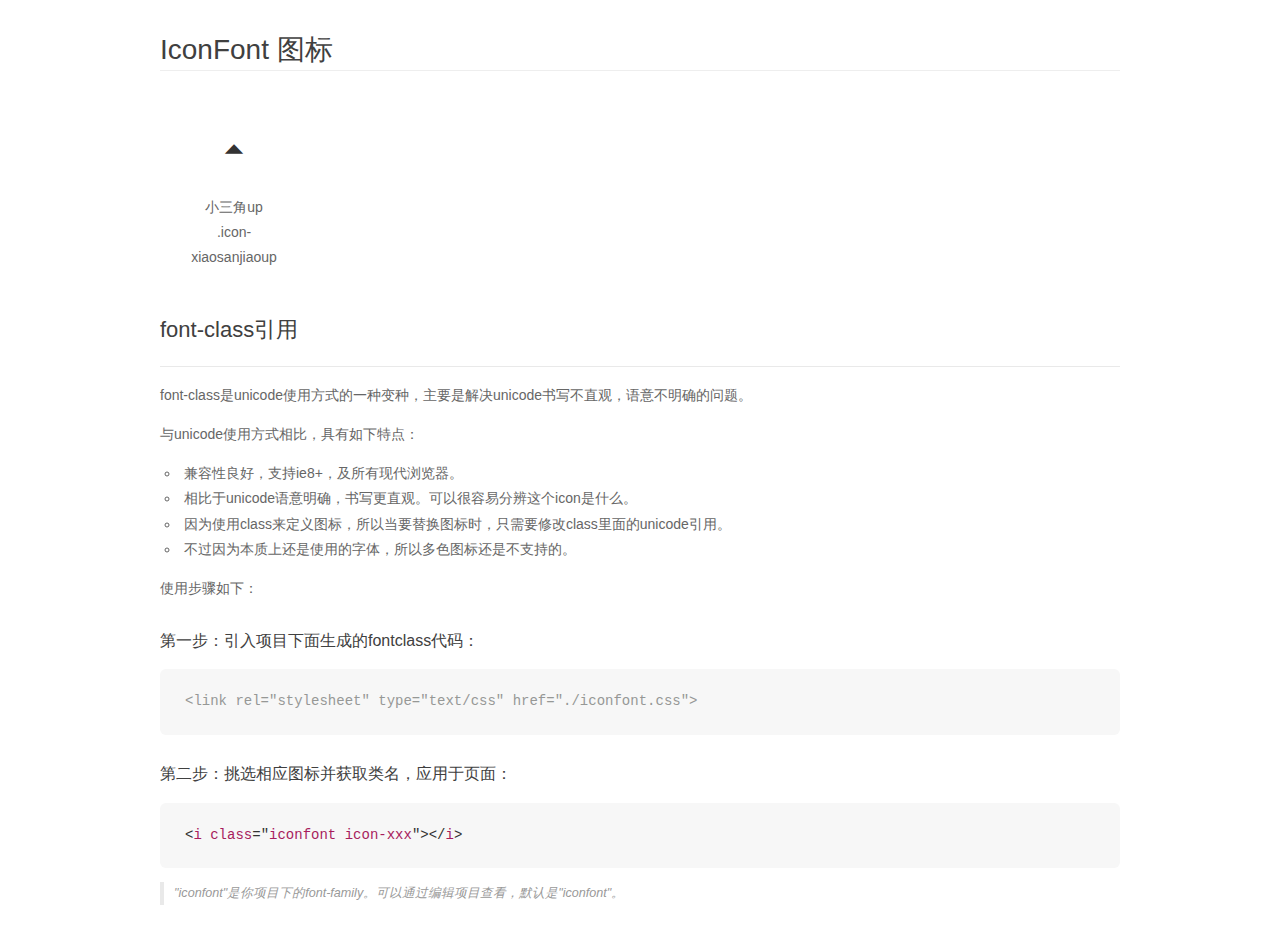
<file: font_r2tezutbmbtvs4i/demo_fontclass.html>
<!DOCTYPE html>
<html>
<head>
    <meta charset="utf-8"/>
    <title>IconFont</title>
    <link rel="stylesheet" href="demo.css">
    <link rel="stylesheet" href="iconfont.css">
</head>
<body>
    <div class="main markdown">
        <h1>IconFont 图标</h1>
        <ul class="icon_lists clear">
            
                <li>
                <i class="icon iconfont icon-xiaosanjiaoup"></i>
                    <div class="name">小三角up</div>
                    <div class="fontclass">.icon-xiaosanjiaoup</div>
                </li>
            
        </ul>

        <h2 id="font-class-">font-class引用</h2>
        <hr>

        <p>font-class是unicode使用方式的一种变种，主要是解决unicode书写不直观，语意不明确的问题。</p>
        <p>与unicode使用方式相比，具有如下特点：</p>
        <ul>
        <li>兼容性良好，支持ie8+，及所有现代浏览器。</li>
        <li>相比于unicode语意明确，书写更直观。可以很容易分辨这个icon是什么。</li>
        <li>因为使用class来定义图标，所以当要替换图标时，只需要修改class里面的unicode引用。</li>
        <li>不过因为本质上还是使用的字体，所以多色图标还是不支持的。</li>
        </ul>
        <p>使用步骤如下：</p>
        <h3 id="-fontclass-">第一步：引入项目下面生成的fontclass代码：</h3>


        <pre><code class="lang-js hljs javascript"><span class="hljs-comment">&lt;link rel="stylesheet" type="text/css" href="./iconfont.css"&gt;</span></code></pre>
        <h3 id="-">第二步：挑选相应图标并获取类名，应用于页面：</h3>
        <pre><code class="lang-css hljs">&lt;<span class="hljs-selector-tag">i</span> <span class="hljs-selector-tag">class</span>="<span class="hljs-selector-tag">iconfont</span> <span class="hljs-selector-tag">icon-xxx</span>"&gt;&lt;/<span class="hljs-selector-tag">i</span>&gt;</code></pre>
        <blockquote>
        <p>"iconfont"是你项目下的font-family。可以通过编辑项目查看，默认是"iconfont"。</p>
        </blockquote>
    </div>
</body>
</html>
</file>
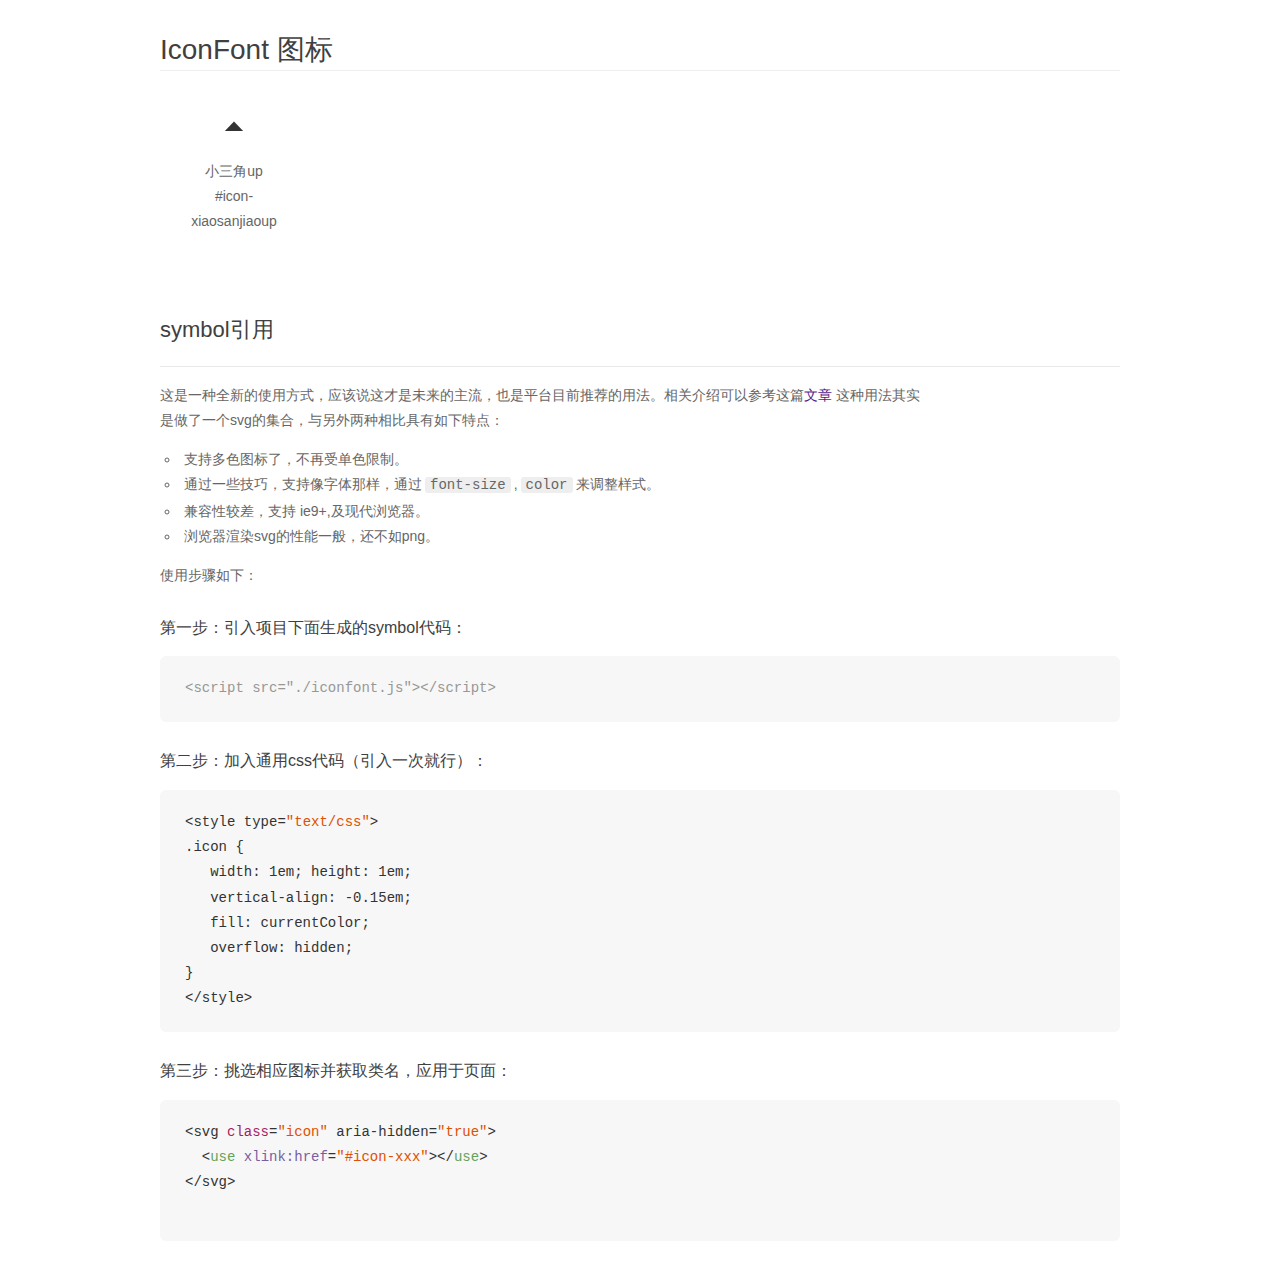
<file: font_r2tezutbmbtvs4i/demo_symbol.html>
<!DOCTYPE html>
<html>
<head>
    <meta charset="utf-8"/>
    <title>IconFont</title>
    <link rel="stylesheet" href="demo.css">
    <script src="iconfont.js"></script>

    <style type="text/css">
        .icon {
          /* 通过设置 font-size 来改变图标大小 */
          width: 1em; height: 1em;
          /* 图标和文字相邻时，垂直对齐 */
          vertical-align: -0.15em;
          /* 通过设置 color 来改变 SVG 的颜色/fill */
          fill: currentColor;
          /* path 和 stroke 溢出 viewBox 部分在 IE 下会显示
             normalize.css 中也包含这行 */
          overflow: hidden;
        }

    </style>
</head>
<body>
    <div class="main markdown">
        <h1>IconFont 图标</h1>
        <ul class="icon_lists clear">
            
                <li>
                    <svg class="icon" aria-hidden="true">
                        <use xlink:href="#icon-xiaosanjiaoup"></use>
                    </svg>
                    <div class="name">小三角up</div>
                    <div class="fontclass">#icon-xiaosanjiaoup</div>
                </li>
            
        </ul>


        <h2 id="symbol-">symbol引用</h2>
        <hr>

        <p>这是一种全新的使用方式，应该说这才是未来的主流，也是平台目前推荐的用法。相关介绍可以参考这篇<a href="">文章</a>
        这种用法其实是做了一个svg的集合，与另外两种相比具有如下特点：</p>
        <ul>
          <li>支持多色图标了，不再受单色限制。</li>
          <li>通过一些技巧，支持像字体那样，通过<code>font-size</code>,<code>color</code>来调整样式。</li>
          <li>兼容性较差，支持 ie9+,及现代浏览器。</li>
          <li>浏览器渲染svg的性能一般，还不如png。</li>
        </ul>
        <p>使用步骤如下：</p>
        <h3 id="-symbol-">第一步：引入项目下面生成的symbol代码：</h3>
        <pre><code class="lang-js hljs javascript"><span class="hljs-comment">&lt;script src="./iconfont.js"&gt;&lt;/script&gt;</span></code></pre>
        <h3 id="-css-">第二步：加入通用css代码（引入一次就行）：</h3>
        <pre><code class="lang-js hljs javascript">&lt;style type=<span class="hljs-string">"text/css"</span>&gt;
.icon {
   width: <span class="hljs-number">1</span>em; height: <span class="hljs-number">1</span>em;
   vertical-align: <span class="hljs-number">-0.15</span>em;
   fill: currentColor;
   overflow: hidden;
}
&lt;<span class="hljs-regexp">/style&gt;</span></code></pre>
        <h3 id="-">第三步：挑选相应图标并获取类名，应用于页面：</h3>
        <pre><code class="lang-js hljs javascript">&lt;svg <span class="hljs-class"><span class="hljs-keyword">class</span></span>=<span class="hljs-string">"icon"</span> aria-hidden=<span class="hljs-string">"true"</span>&gt;<span class="xml"><span class="hljs-tag">
  &lt;<span class="hljs-name">use</span> <span class="hljs-attr">xlink:href</span>=<span class="hljs-string">"#icon-xxx"</span>&gt;</span><span class="hljs-tag">&lt;/<span class="hljs-name">use</span>&gt;</span>
</span>&lt;<span class="hljs-regexp">/svg&gt;
        </span></code></pre>
    </div>
</body>
</html>
</file>
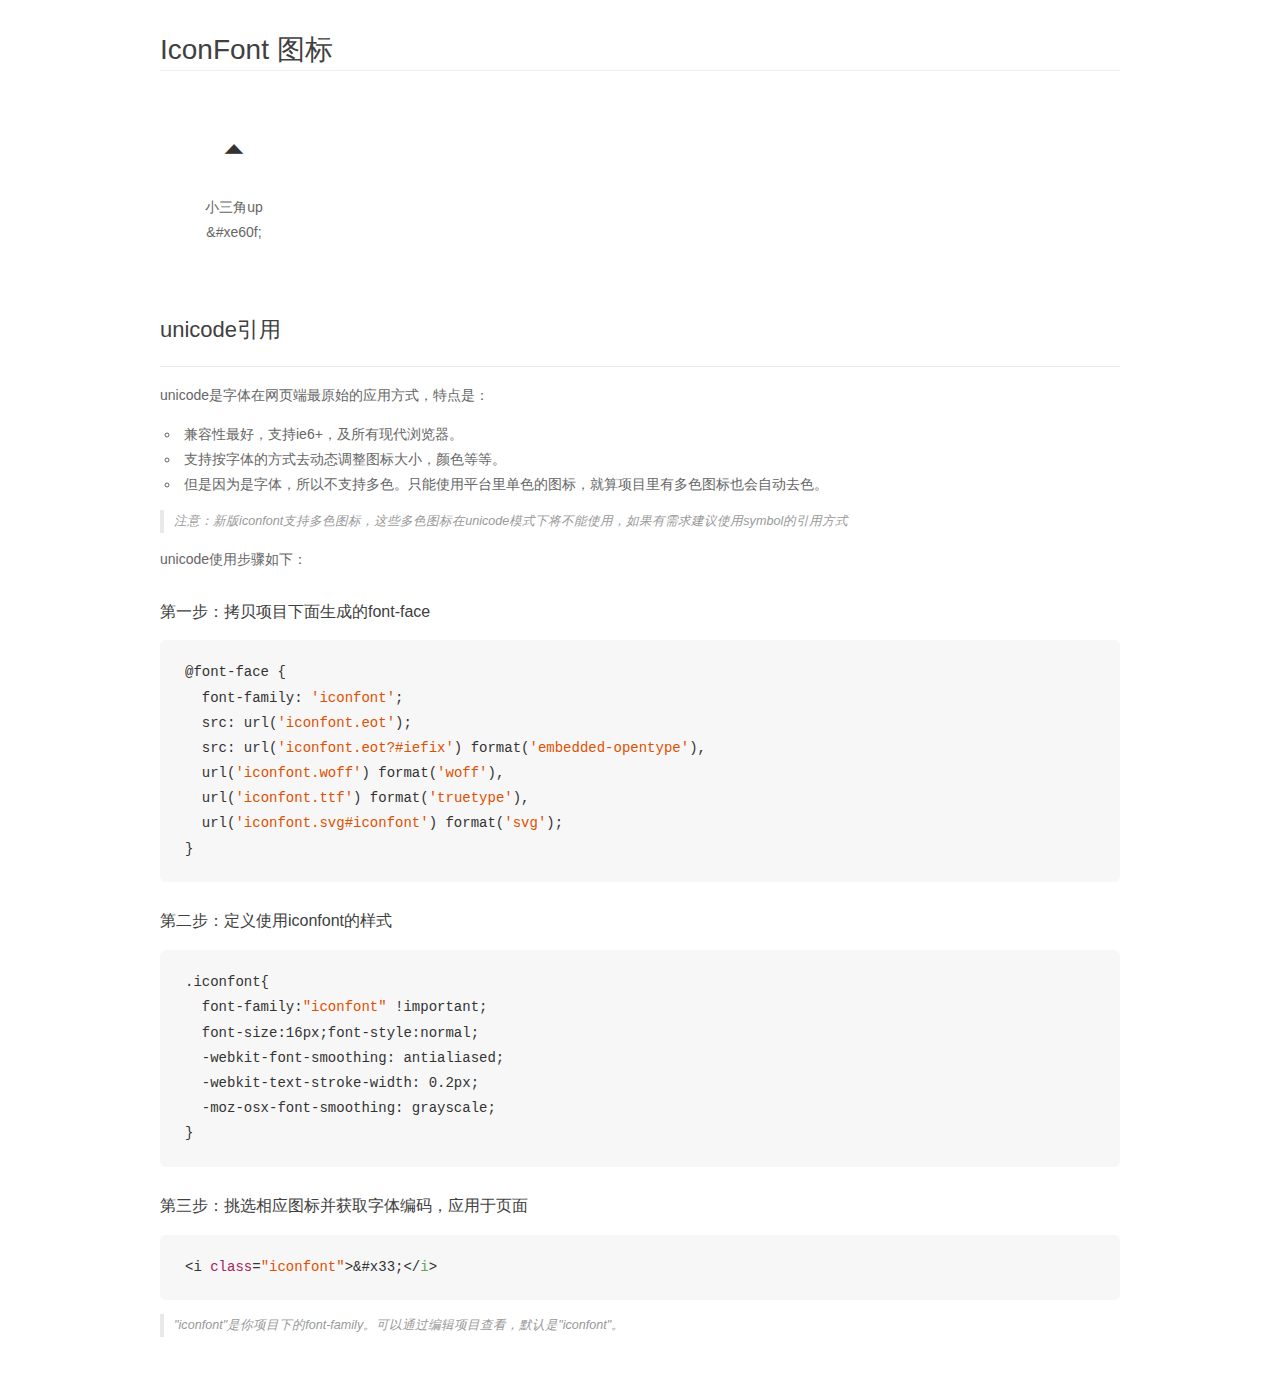
<file: font_r2tezutbmbtvs4i/demo_unicode.html>
<!DOCTYPE html>
<html>
<head>
    <meta charset="utf-8"/>
    <title>IconFont</title>
    <link rel="stylesheet" href="demo.css">

    <style type="text/css">

        @font-face {font-family: "iconfont";
          src: url('iconfont.eot'); /* IE9*/
          src: url('iconfont.eot#iefix') format('embedded-opentype'), /* IE6-IE8 */
          url('iconfont.woff') format('woff'), /* chrome, firefox */
          url('iconfont.ttf') format('truetype'), /* chrome, firefox, opera, Safari, Android, iOS 4.2+*/
          url('iconfont.svg#iconfont') format('svg'); /* iOS 4.1- */
        }

        .iconfont {
          font-family:"iconfont" !important;
          font-size:16px;
          font-style:normal;
          -webkit-font-smoothing: antialiased;
          -webkit-text-stroke-width: 0.2px;
          -moz-osx-font-smoothing: grayscale;
        }

    </style>
</head>
<body>
    <div class="main markdown">
        <h1>IconFont 图标</h1>
        <ul class="icon_lists clear">
            
                <li>
                <i class="icon iconfont">&#xe60f;</i>
                    <div class="name">小三角up</div>
                    <div class="code">&amp;#xe60f;</div>
                </li>
            
        </ul>
        <h2 id="unicode-">unicode引用</h2>
        <hr>

        <p>unicode是字体在网页端最原始的应用方式，特点是：</p>
        <ul>
        <li>兼容性最好，支持ie6+，及所有现代浏览器。</li>
        <li>支持按字体的方式去动态调整图标大小，颜色等等。</li>
        <li>但是因为是字体，所以不支持多色。只能使用平台里单色的图标，就算项目里有多色图标也会自动去色。</li>
        </ul>
        <blockquote>
        <p>注意：新版iconfont支持多色图标，这些多色图标在unicode模式下将不能使用，如果有需求建议使用symbol的引用方式</p>
        </blockquote>
        <p>unicode使用步骤如下：</p>
        <h3 id="-font-face">第一步：拷贝项目下面生成的font-face</h3>
        <pre><code class="lang-js hljs javascript">@font-face {
  font-family: <span class="hljs-string">'iconfont'</span>;
  src: url(<span class="hljs-string">'iconfont.eot'</span>);
  src: url(<span class="hljs-string">'iconfont.eot?#iefix'</span>) format(<span class="hljs-string">'embedded-opentype'</span>),
  url(<span class="hljs-string">'iconfont.woff'</span>) format(<span class="hljs-string">'woff'</span>),
  url(<span class="hljs-string">'iconfont.ttf'</span>) format(<span class="hljs-string">'truetype'</span>),
  url(<span class="hljs-string">'iconfont.svg#iconfont'</span>) format(<span class="hljs-string">'svg'</span>);
}
</code></pre>
        <h3 id="-iconfont-">第二步：定义使用iconfont的样式</h3>
        <pre><code class="lang-js hljs javascript">.iconfont{
  font-family:<span class="hljs-string">"iconfont"</span> !important;
  font-size:<span class="hljs-number">16</span>px;font-style:normal;
  -webkit-font-smoothing: antialiased;
  -webkit-text-stroke-width: <span class="hljs-number">0.2</span>px;
  -moz-osx-font-smoothing: grayscale;
}
</code></pre>
        <h3 id="-">第三步：挑选相应图标并获取字体编码，应用于页面</h3>
        <pre><code class="lang-js hljs javascript">&lt;i <span class="hljs-class"><span class="hljs-keyword">class</span></span>=<span class="hljs-string">"iconfont"</span>&gt;&amp;#x33;<span class="xml"><span class="hljs-tag">&lt;/<span class="hljs-name">i</span>&gt;</span></span></code></pre>

        <blockquote>
        <p>"iconfont"是你项目下的font-family。可以通过编辑项目查看，默认是"iconfont"。</p>
        </blockquote>
    </div>


</body>
</html>
</file>
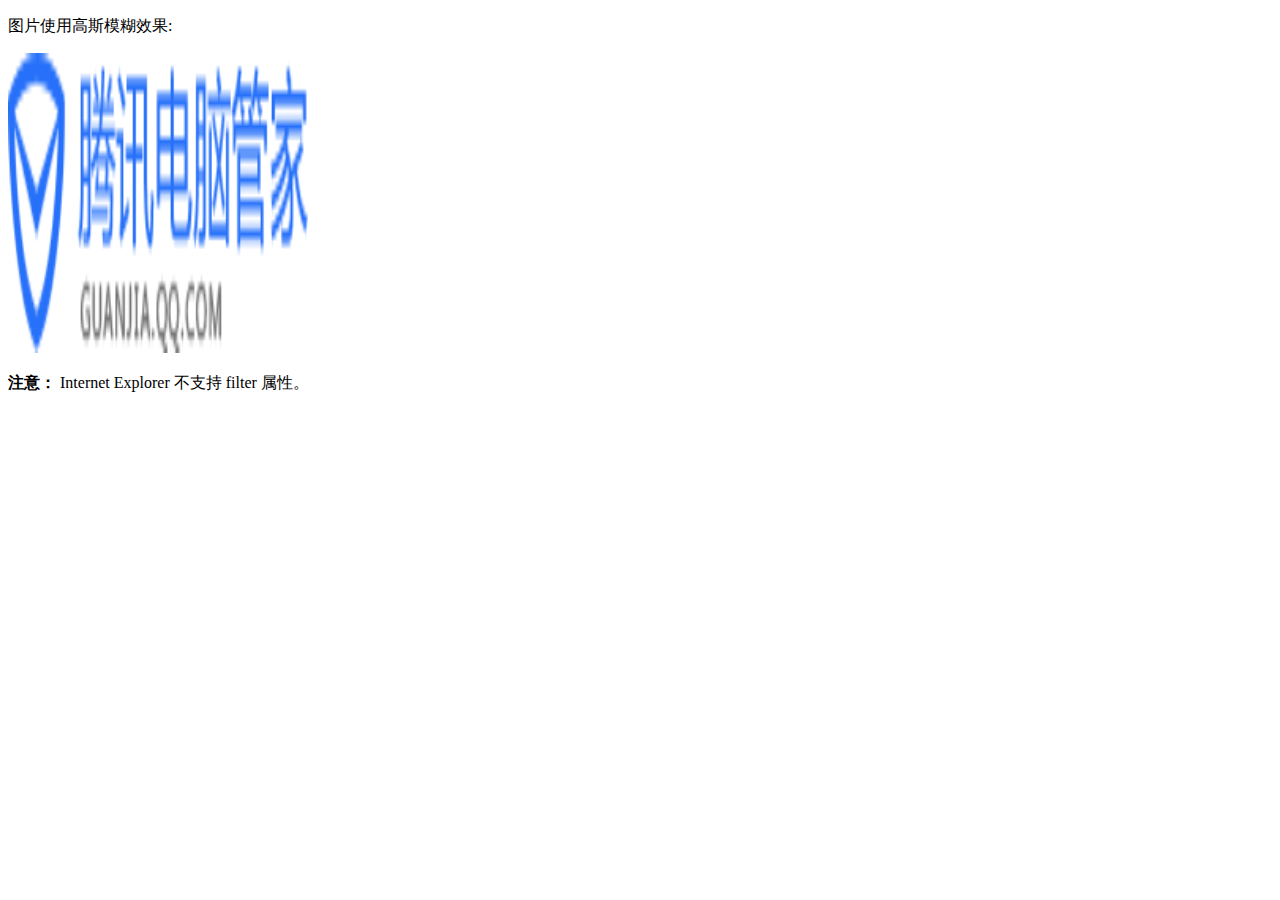
<file: img/saved_resource.html>
<!DOCTYPE html>
<html>
<head>
<style>
img{
	-webkit-filter: alpha(opacity=70);
	filter: alpha(opacity=70);
}
</style>
</head>
<body>
<p>图片使用高斯模糊效果:</p>
<img src="logo_2.png" alt="Pineapple" width="300" height="300">
<p><strong>注意：</strong> Internet Explorer 不支持 filter 属性。</p>
</body>
</html>
</file>
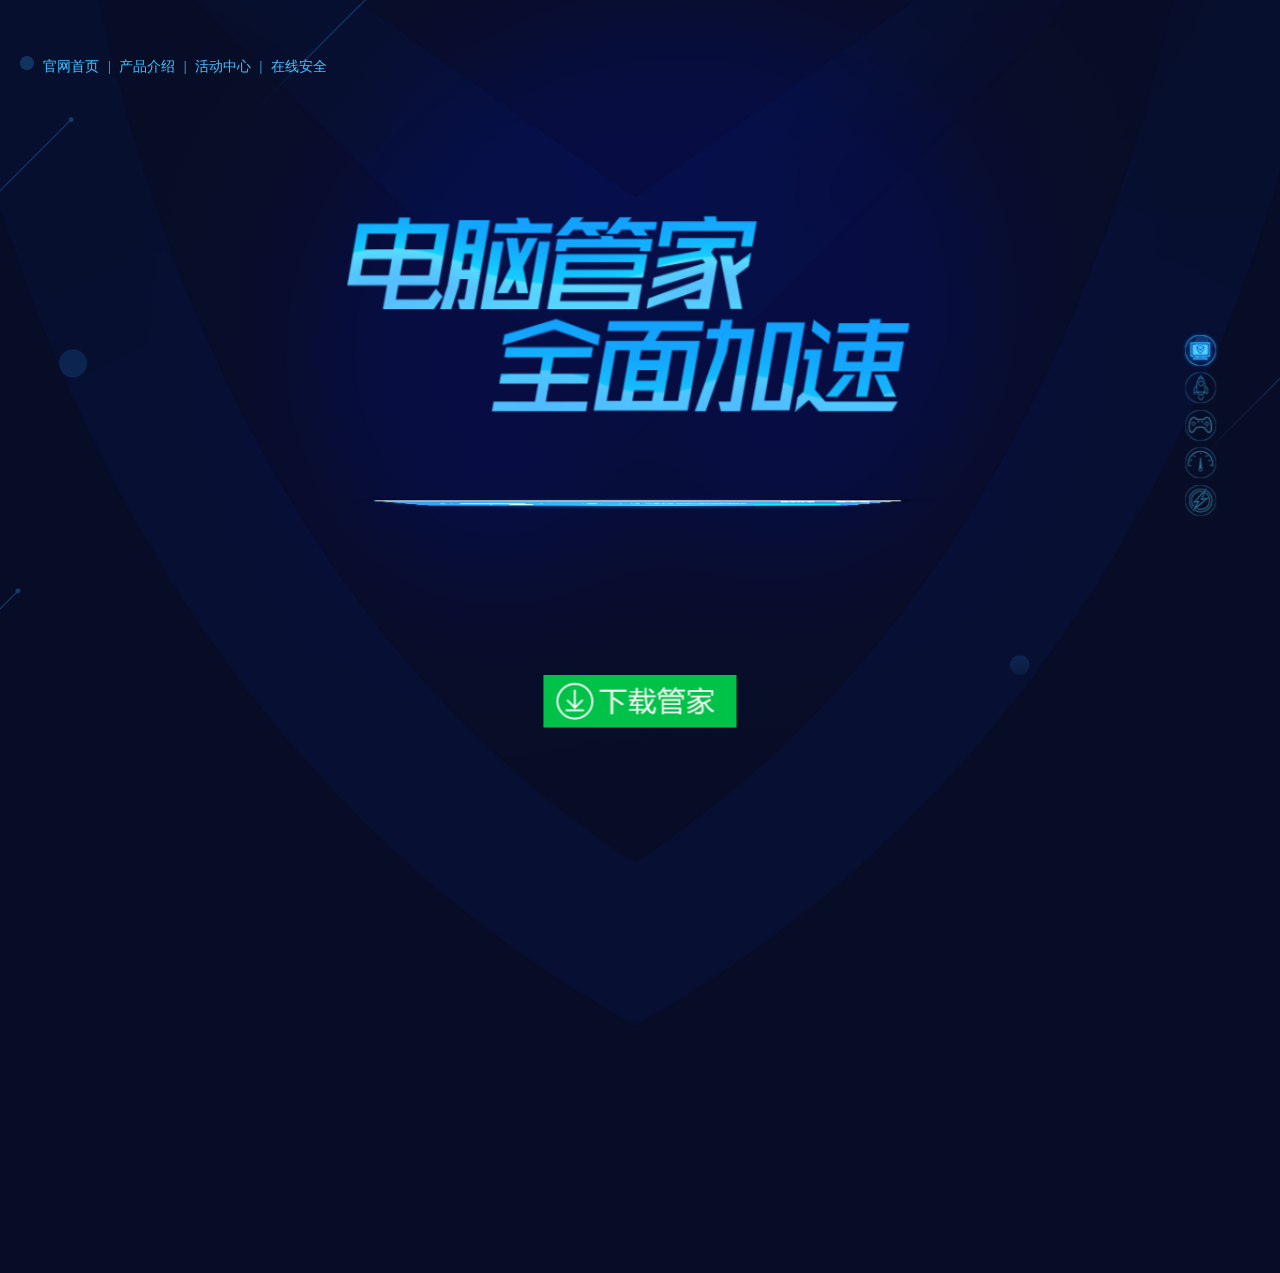
<file: xqy/xiangqingye1.html>
<!DOCTYPE html>
<html>
	<head>
		<meta http-equiv="Content-Type" content="text/html; charset=UTF-8">
		<script src="xiangqingye2/js/hm.js"></script>
		<script src="xiangqingye2/js/hm1.js"></script>
		<script src="xiangqingye2/js/hm2.js"></script>
		<link rel="shortcut icon" href="favicon.ico" />
		<title>电脑一键加速_开机加速软件下载_网页网络提速</title>
		<link rel="stylesheet" href="xiangqingye2/css/mgrTitle.sec.css" type="text/css">
		<link rel="stylesheet" href="xiangqingye2/css/style.css" type="text/css">
		<script type="text/javascript" src="js/jquery-3.1.0.js"></script>
		<script type="text/javascript" src="js/jquery.mousewheel.js"></script>
		<script type="text/javascript" src="xiangqingye2/js/jquery.velocity.min.js"></script>
		<script type="text/javascript" src="xiangqingye2/js/core.js"></script>
	</head>
	<body>
		<div id="p0">
			<div id="stage0" class="stage">
				<div id="layer15" class="layer" style="opacity: 1;"><img src="xiangqingye2/img/p1_i_3.png"></div>
				<div id="layer11" class="layer" style="opacity: 1;"><img src="xiangqingye2/img/p1_t_1.png"></div>
				<div id="layer12" class="layer" style="opacity: 1;"><img src="xiangqingye2/img/p1_t_2.png"></div>
				<div id="layer13" class="layer" style="opacity: 1;"><img src="xiangqingye2/img/p1_i_1.png"></div>
				<div id="layer14" class="layer" style="opacity: 1;"><img src="xiangqingye2/img/p1_i_2.png"></div>
			</div>
		</div>
		<div id="p1" style="visibility: visible;">
			<div id="stage1" class="stage">
				<div id="layer123456" class="" style="opacity: 1;">
					<div id="layer22" class="layer" style="opacity: 0; transform: scale(0.3) rotateZ(120deg);"><img src="xiangqingye2/img/p2_i_2.png"></div>
					<div id="layer23" class="layer" style="opacity: 0; transform: scale(0.5) rotateZ(120deg);"><img src="xiangqingye2/img/p2_i_3.png"></div>
					<div id="layer24" class="layer" style="opacity: 0; transform: translateX(-240px);"><img src="xiangqingye2/img/p2_i_4.png"></div>
					<div id="layer25" class="layer" style="opacity: 0; transform: translateY(20px);"><img src="xiangqingye2/img/p2_i_5.png"></div>
					<div id="layer26" class="layer" style="opacity: 0; transform: translateY(-20px);"><img src="xiangqingye2/img/p2_i_6.png"></div>
				</div>
				<div id="layer21" class="layer" style="opacity: 0; transform: translateX(-800px) translateY(800px);"><img src="xiangqingye2/img/p2_i_1.png"></div>
				<div id="layer27" class="layer layer-t1" style="opacity: 0; transform: translateX(800px);"><img src="xiangqingye2/img/p2_t_1.png"></div>
				<div id="layer28" class="layer layer-t2" style="opacity: 0;"><img src="xiangqingye2/img/p2_t_2.png"></div>
			</div>
		</div>
		<div id="p3" style="visibility: hidden;">
			<div id="stage3" class="stage">
				<div id="layer33" class="layer"><img src="xiangqingye2/img/p3_i_3.png"></div>
				<div id="layer32" class="layer"><img src="xiangqingye2/img/p3_i_2.png"></div>
				<div id="layer31" class="layer"><img src="xiangqingye2/img/p3_i_1.png"></div>
				<div id="layer34" class="layer"><img src="xiangqingye2/img/p3_i_4.png"></div>
				<div id="layer35" class="layer"><img src="xiangqingye2/img/p3_i_5.png"></div>
				<div id="layer36" class="layer"><img src="xiangqingye2/img/p3_i_6.png"></div>
				<div id="layer37" class="layer"><img src="xiangqingye2/img/p3_i_7.png"></div>
				<div id="layer38" class="layer layer-t1"><img src="xiangqingye2/img/p3_t_1.png"></div>
				<div id="layer39" class="layer layer-t2"><img src="xiangqingye2/img/p3_t_2.png"></div>
			</div>
		</div>
		<div id="p2" style="visibility: hidden;">
			<div id="stage3" class="stage">
				<div id="layer42" class="layer"><img src="xiangqingye2/img/p4_i_2.png"></div>
				<div id="layer41" class="layer"><img src="xiangqingye2/img/p4_i_1.png"></div>
				<div id="layer43" class="layer"><img src="xiangqingye2/img/p4_i_3.png"></div>
				<div id="layer44" class="layer"><img src="xiangqingye2/img/p4_i_4.png"></div>
				<div id="layer456">
					<div id="layer45" class="layer"><img src="xiangqingye2/img/p4_i_5.png"></div>
					<div id="layer46" class="layer"><img src="xiangqingye2/img/p4_i_6.png"></div>
				</div>
				<div id="layer478">
					<div id="layer47" class="layer"><img src="xiangqingye2/img/p4_i_7.png"></div>
					<div id="layer48" class="layer"><img src="xiangqingye2/img/p4_i_8.png"></div>
				</div>
				<div id="layer4901">
					<div id="layer49" class="layer"><img src="xiangqingye2/img/p4_i_9.png"></div>
					<div id="layer410" class="layer "><img src="xiangqingye2/img/p4_i_10.png"></div>
					<div id="layer411" class="layer "><img src="xiangqingye2/img/p4_i_11.png"></div>
				</div>
				<div id="layer412" class="layer layer-t1"><img src="xiangqingye2/img/p4_t_1.png"></div>
				<div id="layer413" class="layer layer-t2"><img src="xiangqingye2/img/p4_t_2.png"></div>
			</div>
		</div>
		<div id="p4" style="visibility: hidden;">
			<div id="stage4" class="stage">
				<div id="layer545">
					<div id="layer54" class="layer"><img src="xiangqingye2/img/p5_i_4.png"></div>
					<div id="layer55" class="layer"><img src="xiangqingye2/img/p5_i_5.png"></div>
				</div>
				<div id="layer53" class="layer"><img src="xiangqingye2/img/p5_i_3.png"></div>
				<div id="layer52" class="layer"><img src="xiangqingye2/img/p5_i_2.png"></div>
				<div id="layer51" class="layer"><img src="xiangqingye2/img/p5_i_1.png"></div>
				<div id="layer56" class="layer layer-t1"><img src="xiangqingye2/img/p5_t_1.png"></div>
				<div id="layer57" class="layer layer-t2"><img src="xiangqingye2/img/p5_t_2.png"></div>
			</div>
		</div>
		<a id="download_btn" href="https://pm.myapp.com/invc/xfspeed/qqpcmgr/download/QQPCDownload1600.exe" target="_blank" class="download"><strong class="hide">下载管家</strong></a>
		<div class="copyright" style="opacity: 0;">
			<p>Copyright © 1998 - 2015 TENCENT. All Rights Reserved</p>
			<p>腾讯公司 版权所有</p>
		</div>
		<div id="add_nav">
			<span class="n1 on"></span>
			<span class="n2"></span>
			<span class="n3"></span>
			<span class="n4"></span>
			<span class="n5"></span>
		</div>
		<div class="scrolling" style="display: block;">
			<div id="add_scrolling" onclick="motion(true)" class="varrow"></div>
		</div>
		<div class="top_links">
			<a href="../index.html" target="_blank">官网首页</a> <span>|</span>
			<a href="" target="_blank">产品介绍</a> <span>|</span>
			<a href="" target="_blank">活动中心</a> <span>|</span>
			<a href="" target="_blank">在线安全</a>
		</div>
		<script>
			var a=8888+8888+7600+4000;
			console.log(a)
		</script>
	</body>
</html>
</file>
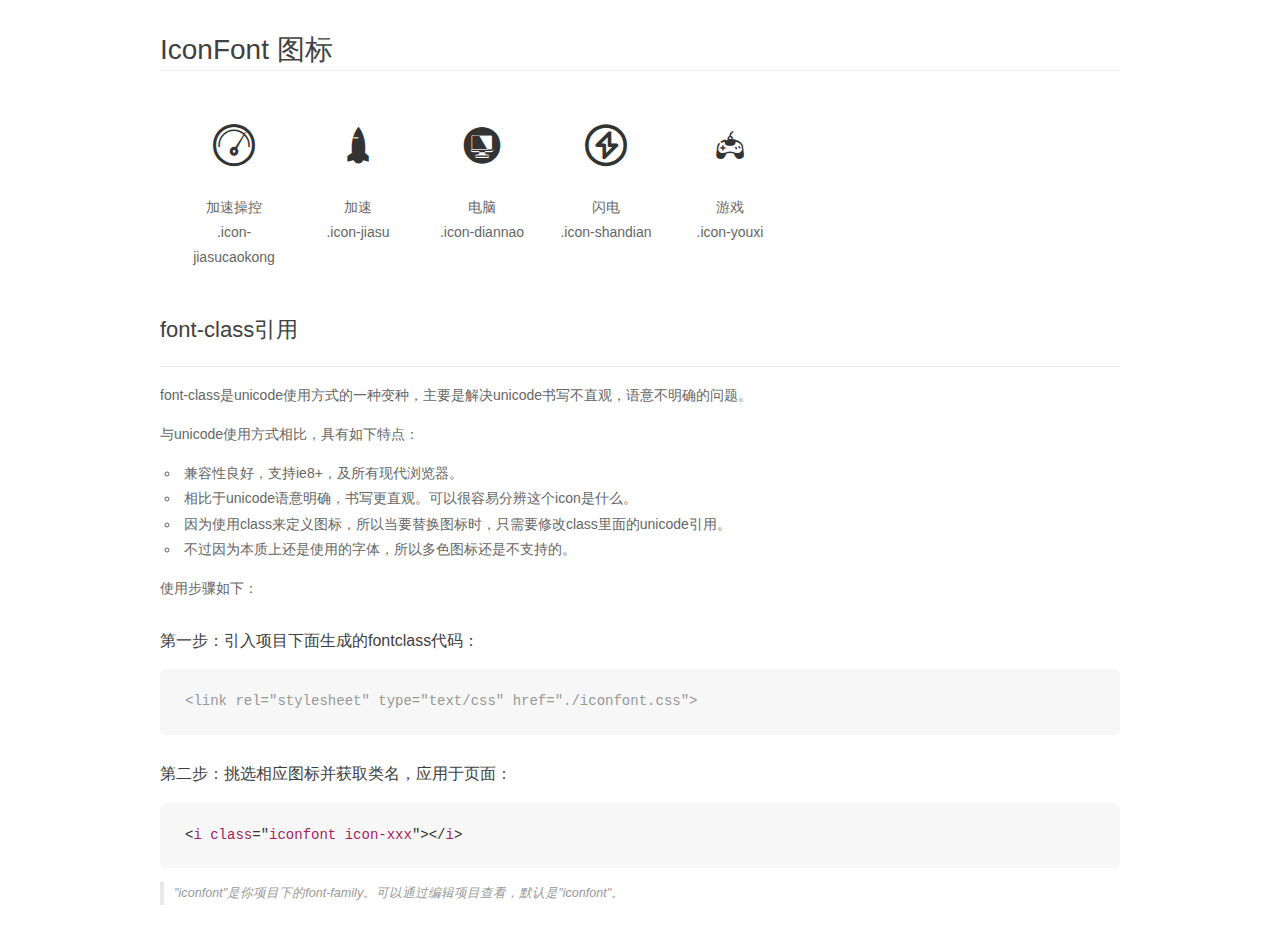
<file: xqy/font_9rc8jq40e1giudi/demo_fontclass.html>
<!DOCTYPE html>
<html>
<head>
    <meta charset="utf-8"/>
    <title>IconFont</title>
    <link rel="stylesheet" href="demo.css">
    <link rel="stylesheet" href="iconfont.css">
</head>
<body>
    <div class="main markdown">
        <h1>IconFont 图标</h1>
        <ul class="icon_lists clear">
            
                <li>
                <i class="icon iconfont icon-jiasucaokong"></i>
                    <div class="name">加速操控</div>
                    <div class="fontclass">.icon-jiasucaokong</div>
                </li>
            
                <li>
                <i class="icon iconfont icon-jiasu"></i>
                    <div class="name">加速</div>
                    <div class="fontclass">.icon-jiasu</div>
                </li>
            
                <li>
                <i class="icon iconfont icon-diannao"></i>
                    <div class="name">电脑</div>
                    <div class="fontclass">.icon-diannao</div>
                </li>
            
                <li>
                <i class="icon iconfont icon-shandian"></i>
                    <div class="name">闪电</div>
                    <div class="fontclass">.icon-shandian</div>
                </li>
            
                <li>
                <i class="icon iconfont icon-youxi"></i>
                    <div class="name">游戏</div>
                    <div class="fontclass">.icon-youxi</div>
                </li>
            
        </ul>

        <h2 id="font-class-">font-class引用</h2>
        <hr>

        <p>font-class是unicode使用方式的一种变种，主要是解决unicode书写不直观，语意不明确的问题。</p>
        <p>与unicode使用方式相比，具有如下特点：</p>
        <ul>
        <li>兼容性良好，支持ie8+，及所有现代浏览器。</li>
        <li>相比于unicode语意明确，书写更直观。可以很容易分辨这个icon是什么。</li>
        <li>因为使用class来定义图标，所以当要替换图标时，只需要修改class里面的unicode引用。</li>
        <li>不过因为本质上还是使用的字体，所以多色图标还是不支持的。</li>
        </ul>
        <p>使用步骤如下：</p>
        <h3 id="-fontclass-">第一步：引入项目下面生成的fontclass代码：</h3>


        <pre><code class="lang-js hljs javascript"><span class="hljs-comment">&lt;link rel="stylesheet" type="text/css" href="./iconfont.css"&gt;</span></code></pre>
        <h3 id="-">第二步：挑选相应图标并获取类名，应用于页面：</h3>
        <pre><code class="lang-css hljs">&lt;<span class="hljs-selector-tag">i</span> <span class="hljs-selector-tag">class</span>="<span class="hljs-selector-tag">iconfont</span> <span class="hljs-selector-tag">icon-xxx</span>"&gt;&lt;/<span class="hljs-selector-tag">i</span>&gt;</code></pre>
        <blockquote>
        <p>"iconfont"是你项目下的font-family。可以通过编辑项目查看，默认是"iconfont"。</p>
        </blockquote>
    </div>
</body>
</html>
</file>
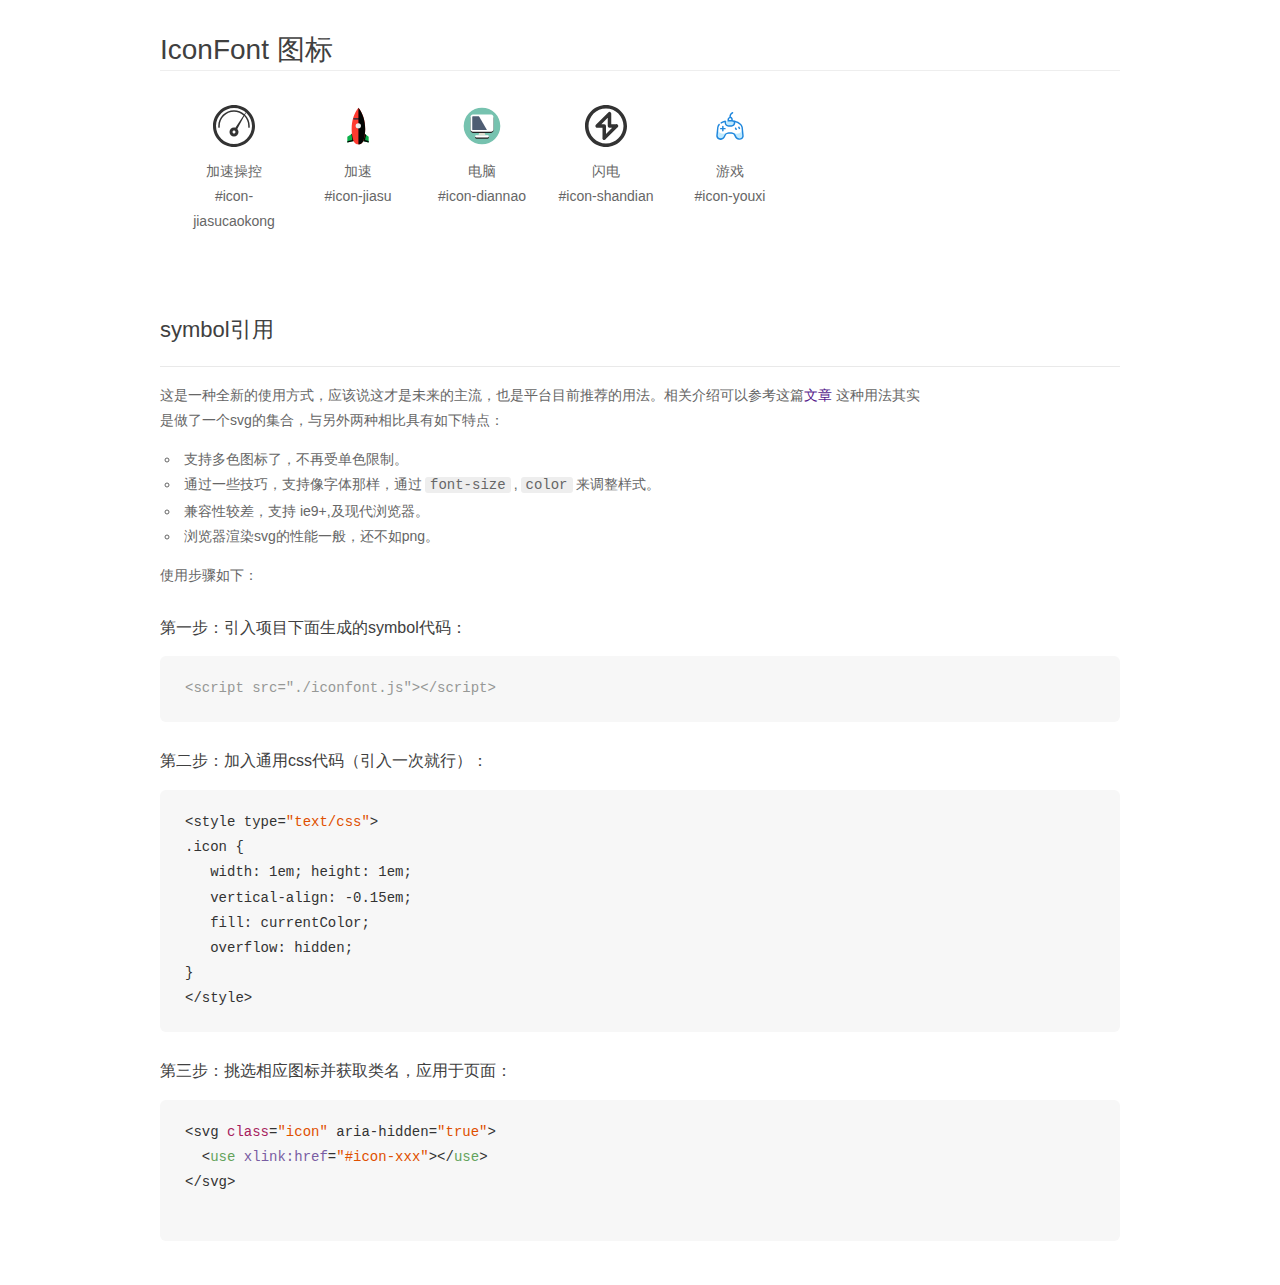
<file: xqy/font_9rc8jq40e1giudi/demo_symbol.html>
<!DOCTYPE html>
<html>
<head>
    <meta charset="utf-8"/>
    <title>IconFont</title>
    <link rel="stylesheet" href="demo.css">
    <script src="iconfont.js"></script>

    <style type="text/css">
        .icon {
          /* 通过设置 font-size 来改变图标大小 */
          width: 1em; height: 1em;
          /* 图标和文字相邻时，垂直对齐 */
          vertical-align: -0.15em;
          /* 通过设置 color 来改变 SVG 的颜色/fill */
          fill: currentColor;
          /* path 和 stroke 溢出 viewBox 部分在 IE 下会显示
             normalize.css 中也包含这行 */
          overflow: hidden;
        }

    </style>
</head>
<body>
    <div class="main markdown">
        <h1>IconFont 图标</h1>
        <ul class="icon_lists clear">
            
                <li>
                    <svg class="icon" aria-hidden="true">
                        <use xlink:href="#icon-jiasucaokong"></use>
                    </svg>
                    <div class="name">加速操控</div>
                    <div class="fontclass">#icon-jiasucaokong</div>
                </li>
            
                <li>
                    <svg class="icon" aria-hidden="true">
                        <use xlink:href="#icon-jiasu"></use>
                    </svg>
                    <div class="name">加速</div>
                    <div class="fontclass">#icon-jiasu</div>
                </li>
            
                <li>
                    <svg class="icon" aria-hidden="true">
                        <use xlink:href="#icon-diannao"></use>
                    </svg>
                    <div class="name">电脑</div>
                    <div class="fontclass">#icon-diannao</div>
                </li>
            
                <li>
                    <svg class="icon" aria-hidden="true">
                        <use xlink:href="#icon-shandian"></use>
                    </svg>
                    <div class="name">闪电</div>
                    <div class="fontclass">#icon-shandian</div>
                </li>
            
                <li>
                    <svg class="icon" aria-hidden="true">
                        <use xlink:href="#icon-youxi"></use>
                    </svg>
                    <div class="name">游戏</div>
                    <div class="fontclass">#icon-youxi</div>
                </li>
            
        </ul>


        <h2 id="symbol-">symbol引用</h2>
        <hr>

        <p>这是一种全新的使用方式，应该说这才是未来的主流，也是平台目前推荐的用法。相关介绍可以参考这篇<a href="">文章</a>
        这种用法其实是做了一个svg的集合，与另外两种相比具有如下特点：</p>
        <ul>
          <li>支持多色图标了，不再受单色限制。</li>
          <li>通过一些技巧，支持像字体那样，通过<code>font-size</code>,<code>color</code>来调整样式。</li>
          <li>兼容性较差，支持 ie9+,及现代浏览器。</li>
          <li>浏览器渲染svg的性能一般，还不如png。</li>
        </ul>
        <p>使用步骤如下：</p>
        <h3 id="-symbol-">第一步：引入项目下面生成的symbol代码：</h3>
        <pre><code class="lang-js hljs javascript"><span class="hljs-comment">&lt;script src="./iconfont.js"&gt;&lt;/script&gt;</span></code></pre>
        <h3 id="-css-">第二步：加入通用css代码（引入一次就行）：</h3>
        <pre><code class="lang-js hljs javascript">&lt;style type=<span class="hljs-string">"text/css"</span>&gt;
.icon {
   width: <span class="hljs-number">1</span>em; height: <span class="hljs-number">1</span>em;
   vertical-align: <span class="hljs-number">-0.15</span>em;
   fill: currentColor;
   overflow: hidden;
}
&lt;<span class="hljs-regexp">/style&gt;</span></code></pre>
        <h3 id="-">第三步：挑选相应图标并获取类名，应用于页面：</h3>
        <pre><code class="lang-js hljs javascript">&lt;svg <span class="hljs-class"><span class="hljs-keyword">class</span></span>=<span class="hljs-string">"icon"</span> aria-hidden=<span class="hljs-string">"true"</span>&gt;<span class="xml"><span class="hljs-tag">
  &lt;<span class="hljs-name">use</span> <span class="hljs-attr">xlink:href</span>=<span class="hljs-string">"#icon-xxx"</span>&gt;</span><span class="hljs-tag">&lt;/<span class="hljs-name">use</span>&gt;</span>
</span>&lt;<span class="hljs-regexp">/svg&gt;
        </span></code></pre>
    </div>
</body>
</html>
</file>
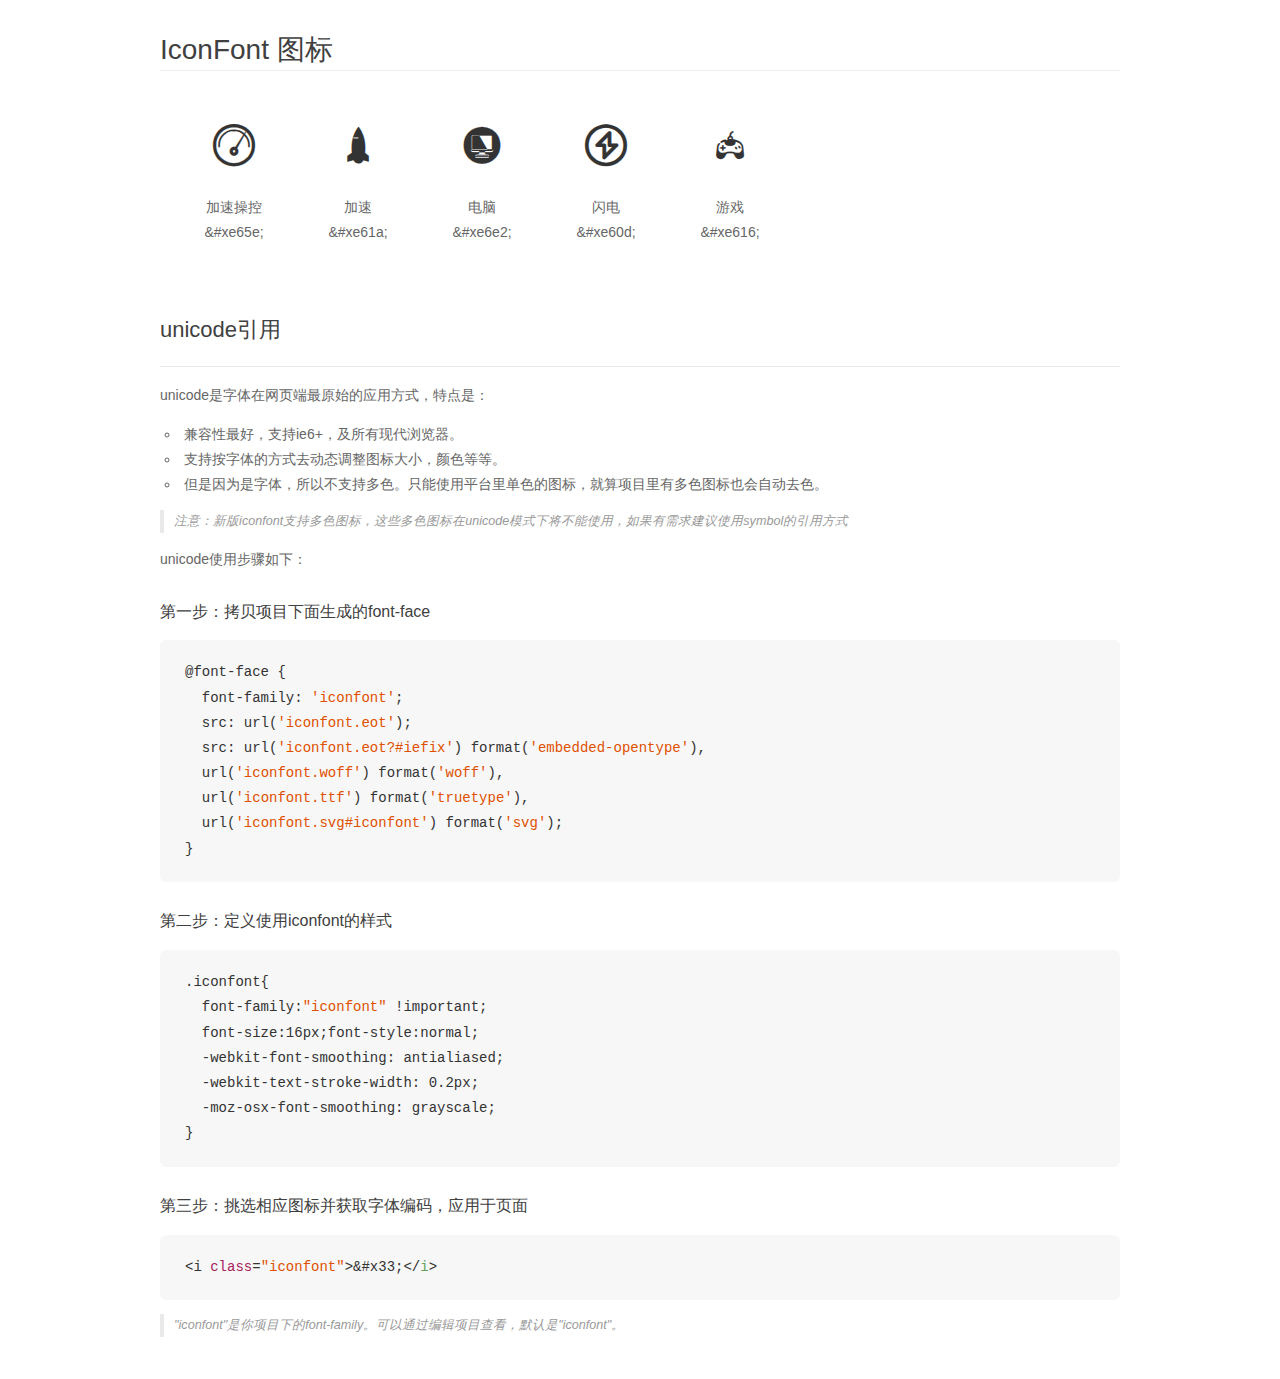
<file: xqy/font_9rc8jq40e1giudi/demo_unicode.html>
<!DOCTYPE html>
<html>
<head>
    <meta charset="utf-8"/>
    <title>IconFont</title>
    <link rel="stylesheet" href="demo.css">

    <style type="text/css">

        @font-face {font-family: "iconfont";
          src: url('iconfont.eot'); /* IE9*/
          src: url('iconfont.eot#iefix') format('embedded-opentype'), /* IE6-IE8 */
          url('iconfont.woff') format('woff'), /* chrome, firefox */
          url('iconfont.ttf') format('truetype'), /* chrome, firefox, opera, Safari, Android, iOS 4.2+*/
          url('iconfont.svg#iconfont') format('svg'); /* iOS 4.1- */
        }

        .iconfont {
          font-family:"iconfont" !important;
          font-size:16px;
          font-style:normal;
          -webkit-font-smoothing: antialiased;
          -webkit-text-stroke-width: 0.2px;
          -moz-osx-font-smoothing: grayscale;
        }

    </style>
</head>
<body>
    <div class="main markdown">
        <h1>IconFont 图标</h1>
        <ul class="icon_lists clear">
            
                <li>
                <i class="icon iconfont">&#xe65e;</i>
                    <div class="name">加速操控</div>
                    <div class="code">&amp;#xe65e;</div>
                </li>
            
                <li>
                <i class="icon iconfont">&#xe61a;</i>
                    <div class="name">加速</div>
                    <div class="code">&amp;#xe61a;</div>
                </li>
            
                <li>
                <i class="icon iconfont">&#xe6e2;</i>
                    <div class="name">电脑</div>
                    <div class="code">&amp;#xe6e2;</div>
                </li>
            
                <li>
                <i class="icon iconfont">&#xe60d;</i>
                    <div class="name">闪电</div>
                    <div class="code">&amp;#xe60d;</div>
                </li>
            
                <li>
                <i class="icon iconfont">&#xe616;</i>
                    <div class="name">游戏</div>
                    <div class="code">&amp;#xe616;</div>
                </li>
            
        </ul>
        <h2 id="unicode-">unicode引用</h2>
        <hr>

        <p>unicode是字体在网页端最原始的应用方式，特点是：</p>
        <ul>
        <li>兼容性最好，支持ie6+，及所有现代浏览器。</li>
        <li>支持按字体的方式去动态调整图标大小，颜色等等。</li>
        <li>但是因为是字体，所以不支持多色。只能使用平台里单色的图标，就算项目里有多色图标也会自动去色。</li>
        </ul>
        <blockquote>
        <p>注意：新版iconfont支持多色图标，这些多色图标在unicode模式下将不能使用，如果有需求建议使用symbol的引用方式</p>
        </blockquote>
        <p>unicode使用步骤如下：</p>
        <h3 id="-font-face">第一步：拷贝项目下面生成的font-face</h3>
        <pre><code class="lang-js hljs javascript">@font-face {
  font-family: <span class="hljs-string">'iconfont'</span>;
  src: url(<span class="hljs-string">'iconfont.eot'</span>);
  src: url(<span class="hljs-string">'iconfont.eot?#iefix'</span>) format(<span class="hljs-string">'embedded-opentype'</span>),
  url(<span class="hljs-string">'iconfont.woff'</span>) format(<span class="hljs-string">'woff'</span>),
  url(<span class="hljs-string">'iconfont.ttf'</span>) format(<span class="hljs-string">'truetype'</span>),
  url(<span class="hljs-string">'iconfont.svg#iconfont'</span>) format(<span class="hljs-string">'svg'</span>);
}
</code></pre>
        <h3 id="-iconfont-">第二步：定义使用iconfont的样式</h3>
        <pre><code class="lang-js hljs javascript">.iconfont{
  font-family:<span class="hljs-string">"iconfont"</span> !important;
  font-size:<span class="hljs-number">16</span>px;font-style:normal;
  -webkit-font-smoothing: antialiased;
  -webkit-text-stroke-width: <span class="hljs-number">0.2</span>px;
  -moz-osx-font-smoothing: grayscale;
}
</code></pre>
        <h3 id="-">第三步：挑选相应图标并获取字体编码，应用于页面</h3>
        <pre><code class="lang-js hljs javascript">&lt;i <span class="hljs-class"><span class="hljs-keyword">class</span></span>=<span class="hljs-string">"iconfont"</span>&gt;&amp;#x33;<span class="xml"><span class="hljs-tag">&lt;/<span class="hljs-name">i</span>&gt;</span></span></code></pre>

        <blockquote>
        <p>"iconfont"是你项目下的font-family。可以通过编辑项目查看，默认是"iconfont"。</p>
        </blockquote>
    </div>


</body>
</html>
</file>
<file: font_r2tezutbmbtvs4i/iconfont.css>
@font-face {font-family: "iconfont";
  src: url('iconfont.eot?t=1516866206715'); /* IE9*/
  src: url('iconfont.eot?t=1516866206715#iefix') format('embedded-opentype'), /* IE6-IE8 */
  url('[data-uri]') format('woff'),
  url('iconfont.ttf?t=1516866206715') format('truetype'), /* chrome, firefox, opera, Safari, Android, iOS 4.2+*/
  url('iconfont.svg?t=1516866206715#iconfont') format('svg'); /* iOS 4.1- */
}

.iconfont {
  font-family:"iconfont" !important;
  font-size:16px;
  font-style:normal;
  -webkit-font-smoothing: antialiased;
  -moz-osx-font-smoothing: grayscale;
}

.icon-xiaosanjiaoup:before { content: "\e60f"; }
</file>
<file: xqy/xiangqingye2/css/mgrTitle.sec.css>
@charset "utf-8";
*{margin:0;padding:0;}
li{ list-style:none;}
.mgr_bg{
	background-repeat:no-repeat;
}
.mgr{
	min-width:1000px;
	height:39px;
	background-color:#ffffff;
	left:0;
	top:0 !important;
	text-align:left;
	font-size:12px;
	z-index:8000;
	font-family:微软雅黑;
	position:absolute;
	width:100%;
	border-bottom:solid 1px #382631;
}
.mgr a{text-decoration:none;cursor:pointer;}
#mgr_nav_logout,#mgr_nav_login{color:#388DDF;text-decoration:none;cursor:pointer;}
.mgr a:hover{text-decoration:underline; color:#333;}
.mgr .mgr_lnk a{color:#373737; font-size:14px; font-family:微软雅黑;}
.mgr_u{
	width:1000px;
	padding:0 5px;
	margin:0 auto;
	position:relative;
	list-style:none;
	z-index:100;
}
.mgr_u li{	
	height:39px;	
	line-height:39px;
	float:left;	
}
.mgr_logo{
	width:130px;
}
.mgr_logo a{width:130px;height:39px;display:block;}
.mgr_lnk{
	/*width:500px;*/
	padding-left:40px;
}
li.mgr_w{	
	white-space:nowrap;
	word-break:keep-all;
	overflow:hidden;
	float:right;
	color:#373737;
}
.mgr_p{
	width:90px;
}
.safejb {
	color: #373737;
}
.mgr_o{
	width:29px;
}
.mgr_lnk a{margin:0 12px; display:inline;}

#face {
    border: 1px solid #CCCCCC;
    float: left;
    margin: 5px 10px 0 0;
    padding: 1px;
}

#login_nickname_span {
    color: #333333;
}

.nick {
    color: #96919D;
    float: left;
    margin-right: 10px;
}

#iconElm,#safeElm,#safejb{
   display: block;
    float: left;
    height: 17px;
    margin: 11px 10px 0 0;
    width: 16px;
}
#TitleLogined .safe_lv1 {
    background-position: 0 -28px;
}
#TitleLogined .safe_lv2 {
    background-position: 0 -57px;
}
#TitleLogined .safe_lv3 {
    background-position: 0 -86px;
}
#TitleLogined .safe_lv4 {
    background-position: 0 -115px;
}
#TitleLogined .safe_lv5 {
    background-position: 0 -144px;
}
#TitleLogined .safe_lv6 {
    background-position: 0 -173px;
}
#TitleLogined .safe_lv7 {
    background-position: 0 -199px;
}
#TitleLogined .safe_lv8 {
    background-position: 0 -225px;
}
#TitleLogined .safe_lv9 {
    background-position: 0 -252px;
}
#TitleLogined .safe_lv10 {
    background-position: 0 -279px;
}

#TitleLogined .safejb {
    line-height: 18px;
    padding-left: 20px;
    width: 40px;
}

.mgr_adb {
    background: none repeat scroll 0 0 #FFFFFF;
    border-bottom: 1px solid #EEEEEE;
    /*display: none;*/
    height: 185px;
    left: 50%;
    margin: 0 0 0 -488px;
    overflow: hidden;
    padding: 0 3px 3px;
    position: absolute;
    top: 0;
    width: 1000px;
}

.mgr_adl { padding-left:10px; }

#loginframe {display:none;height:379px;overflow:hidden;width:552px;}
.hide{display:none;}

.footer {font-size:12px; line-height:1.8em; color:#9E9E9E; text-align:center; padding:30px 0;}
.footer a {color:#9E9E9E; text-decoration:none;}
.footer a:hover {text-decoration:underline;}
</file>
<file: xqy/xiangqingye2/css/style.css>
@charset "utf-8";
*{
	margin: 0;
	padding: 0
}

table {
	border-collapse: collapse;
	border-spacing: 0
}

fieldset,
img {
	border: 0
}

address,
caption,
cite,
code,
dfn,
em,
strong,
th,
var {
	font-style: normal;
	font-weight: normal
}

ol,
ul {
	list-style: none
}

caption,
th {
	text-align: left
}

h1,
h2,
h3,
h4,
h5,
h6 {
	font-size: 100%;
	font-weight: normal
}

q:before,
q:after {
	content: ''
}

abbr,
acronym {
	border: 0;
	font-variant: normal
}

sup {
	vertical-align: text-top
}

sub {
	vertical-align: text-bottom
}

input,
textarea,
select {
	font-family: inherit;
	font-size: inherit;
	font-weight: inherit
}

input,
textarea,
select {
	font-size: 100%
}

body {
	min-width: 980px;
	margin: 0;
	background: #000000;
	font: 12px/1.5 tahoma, '\5b8b\4f53', sans-serif;
	font-size: 12px;
}

body {
	font-family: '\5FAE\8F6F\96C5\9ED1';
	background: #080d27 url(../img/bg.png) no-repeat center top;
}

html,
body {
	width: 100%;
	height: 100%;
	overflow: hidden;
}

.stage {
	position: absolute;
	width: 200px;
	height: 200px;
	top: 50%;
	left: 50%;
	margin-left: -100px;
	margin-top: -100px;
}

.stage .layer {
	position: absolute;
}

#p0,
#p1,
#p2,
#p3,
#p4 {
	position: absolute;
	width: 1024px;
	height: 768px;
	top: 50%;
	left: 50%;
	margin-left: -512px;
	margin-top: -384px;
	perspective: 1000px;
	-webkit-perspective: 1000px;
}

.layer-t1 {
	margin-top: 204px;
	margin-left: -194px;
}

.layer-t2 {
	margin-top: 285px;
	margin-left: -180px;
}

#layer11 {
	margin-top: -150px;
	margin-left: -213px;
}

#layer12 {
	margin-top: -40px;
	margin-left: -58px;
}

#layer13 {
	margin-top: -25px;
	margin-left: -223px;
}

#layer14 {
	margin-top: -325px;
	margin-left: -270px;
}

#layer15 {
	margin-top: -380px;
	margin-left: -446px;
}

#layer16 {
	margin-top: 285px;
	margin-left: -180px;
}

#layer21 {
	margin-top: -267px;
	margin-left: -127px;
}

#layer22 {
	margin-top: -255px;
	margin-left: -181px;
}

#layer23 {
	margin-top: -255px;
	margin-left: -181px;
}

#layer24 {
	margin-top: -110px;
	margin-left: 100px;
}

#layer25 {
	margin-top: -77px;
	margin-left: 204px;
}

#layer26 {
	margin-top: -3px;
	margin-left: 204px;
}

#layer31 {
	margin-top: -213px;
	margin-left: -40px;
}

#layer32 {
	margin-top: -240px;
	margin-left: 119px;
}

#layer33 {
	margin-top: -245px;
	margin-left: -155px;
}

#layer34 {
	margin-top: -94px;
	margin-left: -232px;
}

#layer35 {
	margin-top: 58px;
	margin-left: -305px;
}

#layer36 {
	margin-top: 9px;
	margin-left: 490px;
}

#layer37 {
	margin-top: 41px;
	margin-left: 543px;
}

#layer41 {
	margin-top: -245px;
	margin-left: -141px;
}

#layer42 {
	margin-top: 60px;
	margin-left: -90px;
}

#layer43 {
	margin-top: -110px;
	margin-left: 7px;
}

#layer44 {
	margin-top: -255px;
	margin-left: -282px;
}

#layer45,
#layer46 {
	margin-top: -54px;
	margin-left: -284px;
}

#layer47,
#layer48 {
	margin-top: -289px;
	margin-left: 133px;
}

#layer49,
#layer410,
#layer411 {
	margin-top: -35px;
	margin-left: 289px;
}

#layer51 {
	margin-top: -79px;
	margin-left: -169px;
}

#layer52 {
	margin-top: -175px;
	margin-left: -52px;
}

#layer53 {
	margin-top: -280px;
	margin-left: 67px;
}

#layer54 {
	margin-top: -399px;
	margin-left: -275px;
}

#layer55 {
	margin-top: -313px;
	margin-left: -188px;
}

.layer {
	opacity: 0;
}

.download {
	position: absolute;
	bottom: 20%;
	left: 50%;
	width: 206px;
	height: 56px;
	background: url('../img/btn.png') no-repeat;
	margin-left: -103px;
}

.copyright {
	position: absolute;
	bottom: 10px;
	left: 50%;
	color: #0468a1;
	font-size: 12px;
	width: 1024px;
	text-align: center;
	margin-left: -512px;
	line-height: 18px;
}

#add_nav {
	position: absolute;
	right: 60px;
	top: 50%;
	margin-top: -118px;
}

#add_nav span {
	display: block;
	width: 39px;
	height: 39px;
	background: url(../img/nav.png);
	margin-bottom: 1px;
}

#add_nav .n1 {
	background-position: 0 0;
}

#add_nav .n2 {
	background-position: -39px 0;
}

#add_nav .n3 {
	background-position: -78px 0;
}

#add_nav .n4 {
	background-position: -117px 0;
}

#add_nav .n5 {
	background-position: -156px 0;
}

#add_nav .n1.on {
	background-position: 0 -39px;
}

#add_nav .n2.on {
	background-position: -39px -39px;
}

#add_nav .n3.on {
	background-position: -78px -39px;
}

#add_nav .n4.on {
	background-position: -117px -39px;
}

#add_nav .n5.on {
	background-position: -156px -39px;
}

.scrolling {
	width: 66px;
	height: 55px;
	position: absolute;
	left: 50%;
	bottom: 85px;
	margin-left: -33px;
}

.top_links {
	position: absolute;
	top: 6.7%;
	left: 3%;
	color: #3ac1ff;
	font-size: 14px;
	line-height: 14px;
}

.top_links a {
	color: #3ac1ff;
	text-decoration: none;
	margin: 0 5px;
}

@-webkit-keyframes allrotate {
	from {
		-webkit-transform: rotateZ(0deg);
	}
	to {
		-webkit-transform: rotateZ(-360deg);
	}
}

@keyframes allrotate {
	from {
		transform: rotateZ(0deg);
	}
	to {
		transform: rotateZ(-360deg);
	}
}

.allrotate {
	-webkit-animation: allrotate 1s linear infinite;
	animation: allrotate 1s linear infinite;
}

@-webkit-keyframes layer410 {
	0% {
		-webkit-transform: rotateZ(0deg);
	}
	30% {
		-webkit-transform: rotateZ(10deg);
	}
	70% {
		-webkit-transform: rotateZ(-20deg);
	}
	100% {
		-webkit-transform: rotateZ(10deg);
	}
}

@keyframes layer410 {
	0% {
		transform: rotateZ(0deg);
	}
	30% {
		transform: rotateZ(10deg);
	}
	70% {
		transform: rotateZ(-20deg);
	}
	100% {
		transform: rotateZ(10deg);
	}
}

.layer410 {
	-webkit-animation: layer410 2s linear 1;
	animation: layer410 2s linear 1;
}

@-webkit-keyframes layer411 {
	0% {
		-webkit-transform: rotateZ(0deg);
	}
	10% {
		-webkit-transform: rotateZ(20deg);
	}
	60% {
		-webkit-transform: rotateZ(-120deg);
	}
	80% {
		-webkit-transform: rotateZ(40deg);
	}
	100% {
		transform: rotateZ(0);
	}
}

@keyframes layer411 {
	0% {
		transform: rotateZ(0deg);
	}
	10% {
		transform: rotateZ(20deg);
	}
	60% {
		transform: rotateZ(-120deg);
	}
	80% {
		transform: rotateZ(40deg);
	}
	100% {
		transform: rotateZ(0);
	}
}

.layer411 {
	-webkit-animation: layer411 3s linear 1;
	animation: layer411 3s linear 1;
}

@-webkit-keyframes layer44 {
	0% {
		opacity: 1;
	}
	50% {
		opacity: 0.5
	}
	100% {
		opacity: 1;
	}
}

@keyframes layer44 {
	0% {
		opacity: 1;
	}
	50% {
		opacity: 0.5
	}
	100% {
		opacity: 1;
	}
}

.layer44 {
	-webkit-animation: layer44 1.2s linear infinite;
	animation: layer44 1.2s linear infinite;
}

@-webkit-keyframes varrow {
	from {
		opacity: 0;
		-webkit-transform: translate3d(0, 0, 0);
		transform: translate3d(0, 0, 0)
	}
	to {
		opacity: 1;
		-webkit-transform: translate3d(0, 10px, 0);
		transform: translate3d(0, 10px, 0)
	}
}

@keyframes varrow {
	from {
		opacity: 0;
		-webkit-transform: translate3d(0, 0, 0);
		transform: translate3d(0, 0, 0)
	}
	to {
		opacity: 1;
		-webkit-transform: translate3d(0, 10px, 0);
		transform: translate3d(0, 10px, 0)
	}
}

.varrow {
	-webkit-animation: varrow 1500ms 300ms ease infinite;
	animation: varrow 1500ms 300ms ease infinite;
}
</file>
<file: xqy/font_9rc8jq40e1giudi/iconfont.css>
@font-face {font-family: "iconfont";
  src: url('iconfont.eot?t=1516927832136'); /* IE9*/
  src: url('iconfont.eot?t=1516927832136#iefix') format('embedded-opentype'), /* IE6-IE8 */
  url('[data-uri]') format('woff'),
  url('iconfont.ttf?t=1516927832136') format('truetype'), /* chrome, firefox, opera, Safari, Android, iOS 4.2+*/
  url('iconfont.svg?t=1516927832136#iconfont') format('svg'); /* iOS 4.1- */
}

.iconfont {
  font-family:"iconfont" !important;
  font-size:16px;
  font-style:normal;
  -webkit-font-smoothing: antialiased;
  -moz-osx-font-smoothing: grayscale;
}

.icon-jiasucaokong:before { content: "\e65e"; }

.icon-jiasu:before { content: "\e61a"; }

.icon-diannao:before { content: "\e6e2"; }

.icon-shandian:before { content: "\e60d"; }

.icon-youxi:before { content: "\e616"; }
</file>
<file: font_r2tezutbmbtvs4i/demo.css>
*{margin: 0;padding: 0;list-style: none;}
/*
KISSY CSS Reset
理念：1. reset 的目的不是清除浏览器的默认样式，这仅是部分工作。清除和重置是紧密不可分的。
2. reset 的目的不是让默认样式在所有浏览器下一致，而是减少默认样式有可能带来的问题。
3. reset 期望提供一套普适通用的基础样式。但没有银弹，推荐根据具体需求，裁剪和修改后再使用。
特色：1. 适应中文；2. 基于最新主流浏览器。
维护：玉伯<lifesinger@gmail.com>, 正淳<ragecarrier@gmail.com>
 */

/** 清除内外边距 **/
body, h1, h2, h3, h4, h5, h6, hr, p, blockquote, /* structural elements 结构元素 */
dl, dt, dd, ul, ol, li, /* list elements 列表元素 */
pre, /* text formatting elements 文本格式元素 */
form, fieldset, legend, button, input, textarea, /* form elements 表单元素 */
th, td /* table elements 表格元素 */ {
  margin: 0;
  padding: 0;
}

/** 设置默认字体 **/
body,
button, input, select, textarea /* for ie */ {
  font: 12px/1.5 tahoma, arial, \5b8b\4f53, sans-serif;
}
h1, h2, h3, h4, h5, h6 { font-size: 100%; }
address, cite, dfn, em, var { font-style: normal; } /* 将斜体扶正 */
code, kbd, pre, samp { font-family: courier new, courier, monospace; } /* 统一等宽字体 */
small { font-size: 12px; } /* 小于 12px 的中文很难阅读，让 small 正常化 */

/** 重置列表元素 **/
ul, ol { list-style: none; }

/** 重置文本格式元素 **/
a { text-decoration: none; }
a:hover { text-decoration: underline; }


/** 重置表单元素 **/
legend { color: #000; } /* for ie6 */
fieldset, img { border: 0; } /* img 搭车：让链接里的 img 无边框 */
button, input, select, textarea { font-size: 100%; } /* 使得表单元素在 ie 下能继承字体大小 */
/* 注：optgroup 无法扶正 */

/** 重置表格元素 **/
table { border-collapse: collapse; border-spacing: 0; }

/* 清除浮动 */
.ks-clear:after, .clear:after {
  content: '\20';
  display: block;
  height: 0;
  clear: both;
}
.ks-clear, .clear {
  *zoom: 1;
}

.main {
  padding: 30px 100px;
width: 960px;
margin: 0 auto;
}
.main h1{font-size:36px; color:#333; text-align:left;margin-bottom:30px; border-bottom: 1px solid #eee;}

.helps{margin-top:40px;}
.helps pre{
  padding:20px;
  margin:10px 0;
  border:solid 1px #e7e1cd;
  background-color: #fffdef;
  overflow: auto;
}

.icon_lists{
  width: 100% !important;

}

.icon_lists li{
  float:left;
  width: 100px;
  height:180px;
  text-align: center;
  list-style: none !important;
}
.icon_lists .icon{
  font-size: 42px;
  line-height: 100px;
  margin: 10px 0;
  color:#333;
  -webkit-transition: font-size 0.25s ease-out 0s;
  -moz-transition: font-size 0.25s ease-out 0s;
  transition: font-size 0.25s ease-out 0s;

}
.icon_lists .icon:hover{
  font-size: 100px;
}



.markdown {
  color: #666;
  font-size: 14px;
  line-height: 1.8;
}

.highlight {
  line-height: 1.5;
}

.markdown img {
  vertical-align: middle;
  max-width: 100%;
}

.markdown h1 {
  color: #404040;
  font-weight: 500;
  line-height: 40px;
  margin-bottom: 24px;
}

.markdown h2,
.markdown h3,
.markdown h4,
.markdown h5,
.markdown h6 {
  color: #404040;
  margin: 1.6em 0 0.6em 0;
  font-weight: 500;
  clear: both;
}

.markdown h1 {
  font-size: 28px;
}

.markdown h2 {
  font-size: 22px;
}

.markdown h3 {
  font-size: 16px;
}

.markdown h4 {
  font-size: 14px;
}

.markdown h5 {
  font-size: 12px;
}

.markdown h6 {
  font-size: 12px;
}

.markdown hr {
  height: 1px;
  border: 0;
  background: #e9e9e9;
  margin: 16px 0;
  clear: both;
}

.markdown p,
.markdown pre {
  margin: 1em 0;
}

.markdown > p,
.markdown > blockquote,
.markdown > .highlight,
.markdown > ol,
.markdown > ul {
  width: 80%;
}

.markdown ul > li {
  list-style: circle;
}

.markdown > ul li,
.markdown blockquote ul > li {
  margin-left: 20px;
  padding-left: 4px;
}

.markdown > ul li p,
.markdown > ol li p {
  margin: 0.6em 0;
}

.markdown ol > li {
  list-style: decimal;
}

.markdown > ol li,
.markdown blockquote ol > li {
  margin-left: 20px;
  padding-left: 4px;
}

.markdown code {
  margin: 0 3px;
  padding: 0 5px;
  background: #eee;
  border-radius: 3px;
}

.markdown pre {
  border-radius: 6px;
  background: #f7f7f7;
  padding: 20px;
}

.markdown pre code {
  border: none;
  background: #f7f7f7;
  margin: 0;
}

.markdown strong,
.markdown b {
  font-weight: 600;
}

.markdown > table {
  border-collapse: collapse;
  border-spacing: 0px;
  empty-cells: show;
  border: 1px solid #e9e9e9;
  width: 95%;
  margin-bottom: 24px;
}

.markdown > table th {
  white-space: nowrap;
  color: #333;
  font-weight: 600;

}

.markdown > table th,
.markdown > table td {
  border: 1px solid #e9e9e9;
  padding: 8px 16px;
  text-align: left;
}

.markdown > table th {
  background: #F7F7F7;
}

.markdown blockquote {
  font-size: 90%;
  color: #999;
  border-left: 4px solid #e9e9e9;
  padding-left: 0.8em;
  margin: 1em 0;
  font-style: italic;
}

.markdown blockquote p {
  margin: 0;
}

.markdown .anchor {
  opacity: 0;
  transition: opacity 0.3s ease;
  margin-left: 8px;
}

.markdown .waiting {
  color: #ccc;
}

.markdown h1:hover .anchor,
.markdown h2:hover .anchor,
.markdown h3:hover .anchor,
.markdown h4:hover .anchor,
.markdown h5:hover .anchor,
.markdown h6:hover .anchor {
  opacity: 1;
  display: inline-block;
}

.markdown > br,
.markdown > p > br {
  clear: both;
}


.hljs {
  display: block;
  background: white;
  padding: 0.5em;
  color: #333333;
  overflow-x: auto;
}

.hljs-comment,
.hljs-meta {
  color: #969896;
}

.hljs-string,
.hljs-variable,
.hljs-template-variable,
.hljs-strong,
.hljs-emphasis,
.hljs-quote {
  color: #df5000;
}

.hljs-keyword,
.hljs-selector-tag,
.hljs-type {
  color: #a71d5d;
}

.hljs-literal,
.hljs-symbol,
.hljs-bullet,
.hljs-attribute {
  color: #0086b3;
}

.hljs-section,
.hljs-name {
  color: #63a35c;
}

.hljs-tag {
  color: #333333;
}

.hljs-title,
.hljs-attr,
.hljs-selector-id,
.hljs-selector-class,
.hljs-selector-attr,
.hljs-selector-pseudo {
  color: #795da3;
}

.hljs-addition {
  color: #55a532;
  background-color: #eaffea;
}

.hljs-deletion {
  color: #bd2c00;
  background-color: #ffecec;
}

.hljs-link {
  text-decoration: underline;
}

pre{
  background: #fff;
}
</file>
<file: xqy/font_9rc8jq40e1giudi/demo.css>
*{margin: 0;padding: 0;list-style: none;}
/*
KISSY CSS Reset
理念：1. reset 的目的不是清除浏览器的默认样式，这仅是部分工作。清除和重置是紧密不可分的。
2. reset 的目的不是让默认样式在所有浏览器下一致，而是减少默认样式有可能带来的问题。
3. reset 期望提供一套普适通用的基础样式。但没有银弹，推荐根据具体需求，裁剪和修改后再使用。
特色：1. 适应中文；2. 基于最新主流浏览器。
维护：玉伯<lifesinger@gmail.com>, 正淳<ragecarrier@gmail.com>
 */

/** 清除内外边距 **/
body, h1, h2, h3, h4, h5, h6, hr, p, blockquote, /* structural elements 结构元素 */
dl, dt, dd, ul, ol, li, /* list elements 列表元素 */
pre, /* text formatting elements 文本格式元素 */
form, fieldset, legend, button, input, textarea, /* form elements 表单元素 */
th, td /* table elements 表格元素 */ {
  margin: 0;
  padding: 0;
}

/** 设置默认字体 **/
body,
button, input, select, textarea /* for ie */ {
  font: 12px/1.5 tahoma, arial, \5b8b\4f53, sans-serif;
}
h1, h2, h3, h4, h5, h6 { font-size: 100%; }
address, cite, dfn, em, var { font-style: normal; } /* 将斜体扶正 */
code, kbd, pre, samp { font-family: courier new, courier, monospace; } /* 统一等宽字体 */
small { font-size: 12px; } /* 小于 12px 的中文很难阅读，让 small 正常化 */

/** 重置列表元素 **/
ul, ol { list-style: none; }

/** 重置文本格式元素 **/
a { text-decoration: none; }
a:hover { text-decoration: underline; }


/** 重置表单元素 **/
legend { color: #000; } /* for ie6 */
fieldset, img { border: 0; } /* img 搭车：让链接里的 img 无边框 */
button, input, select, textarea { font-size: 100%; } /* 使得表单元素在 ie 下能继承字体大小 */
/* 注：optgroup 无法扶正 */

/** 重置表格元素 **/
table { border-collapse: collapse; border-spacing: 0; }

/* 清除浮动 */
.ks-clear:after, .clear:after {
  content: '\20';
  display: block;
  height: 0;
  clear: both;
}
.ks-clear, .clear {
  *zoom: 1;
}

.main {
  padding: 30px 100px;
width: 960px;
margin: 0 auto;
}
.main h1{font-size:36px; color:#333; text-align:left;margin-bottom:30px; border-bottom: 1px solid #eee;}

.helps{margin-top:40px;}
.helps pre{
  padding:20px;
  margin:10px 0;
  border:solid 1px #e7e1cd;
  background-color: #fffdef;
  overflow: auto;
}

.icon_lists{
  width: 100% !important;

}

.icon_lists li{
  float:left;
  width: 100px;
  height:180px;
  text-align: center;
  list-style: none !important;
}
.icon_lists .icon{
  font-size: 42px;
  line-height: 100px;
  margin: 10px 0;
  color:#333;
  -webkit-transition: font-size 0.25s ease-out 0s;
  -moz-transition: font-size 0.25s ease-out 0s;
  transition: font-size 0.25s ease-out 0s;

}
.icon_lists .icon:hover{
  font-size: 100px;
}



.markdown {
  color: #666;
  font-size: 14px;
  line-height: 1.8;
}

.highlight {
  line-height: 1.5;
}

.markdown img {
  vertical-align: middle;
  max-width: 100%;
}

.markdown h1 {
  color: #404040;
  font-weight: 500;
  line-height: 40px;
  margin-bottom: 24px;
}

.markdown h2,
.markdown h3,
.markdown h4,
.markdown h5,
.markdown h6 {
  color: #404040;
  margin: 1.6em 0 0.6em 0;
  font-weight: 500;
  clear: both;
}

.markdown h1 {
  font-size: 28px;
}

.markdown h2 {
  font-size: 22px;
}

.markdown h3 {
  font-size: 16px;
}

.markdown h4 {
  font-size: 14px;
}

.markdown h5 {
  font-size: 12px;
}

.markdown h6 {
  font-size: 12px;
}

.markdown hr {
  height: 1px;
  border: 0;
  background: #e9e9e9;
  margin: 16px 0;
  clear: both;
}

.markdown p,
.markdown pre {
  margin: 1em 0;
}

.markdown > p,
.markdown > blockquote,
.markdown > .highlight,
.markdown > ol,
.markdown > ul {
  width: 80%;
}

.markdown ul > li {
  list-style: circle;
}

.markdown > ul li,
.markdown blockquote ul > li {
  margin-left: 20px;
  padding-left: 4px;
}

.markdown > ul li p,
.markdown > ol li p {
  margin: 0.6em 0;
}

.markdown ol > li {
  list-style: decimal;
}

.markdown > ol li,
.markdown blockquote ol > li {
  margin-left: 20px;
  padding-left: 4px;
}

.markdown code {
  margin: 0 3px;
  padding: 0 5px;
  background: #eee;
  border-radius: 3px;
}

.markdown pre {
  border-radius: 6px;
  background: #f7f7f7;
  padding: 20px;
}

.markdown pre code {
  border: none;
  background: #f7f7f7;
  margin: 0;
}

.markdown strong,
.markdown b {
  font-weight: 600;
}

.markdown > table {
  border-collapse: collapse;
  border-spacing: 0px;
  empty-cells: show;
  border: 1px solid #e9e9e9;
  width: 95%;
  margin-bottom: 24px;
}

.markdown > table th {
  white-space: nowrap;
  color: #333;
  font-weight: 600;

}

.markdown > table th,
.markdown > table td {
  border: 1px solid #e9e9e9;
  padding: 8px 16px;
  text-align: left;
}

.markdown > table th {
  background: #F7F7F7;
}

.markdown blockquote {
  font-size: 90%;
  color: #999;
  border-left: 4px solid #e9e9e9;
  padding-left: 0.8em;
  margin: 1em 0;
  font-style: italic;
}

.markdown blockquote p {
  margin: 0;
}

.markdown .anchor {
  opacity: 0;
  transition: opacity 0.3s ease;
  margin-left: 8px;
}

.markdown .waiting {
  color: #ccc;
}

.markdown h1:hover .anchor,
.markdown h2:hover .anchor,
.markdown h3:hover .anchor,
.markdown h4:hover .anchor,
.markdown h5:hover .anchor,
.markdown h6:hover .anchor {
  opacity: 1;
  display: inline-block;
}

.markdown > br,
.markdown > p > br {
  clear: both;
}


.hljs {
  display: block;
  background: white;
  padding: 0.5em;
  color: #333333;
  overflow-x: auto;
}

.hljs-comment,
.hljs-meta {
  color: #969896;
}

.hljs-string,
.hljs-variable,
.hljs-template-variable,
.hljs-strong,
.hljs-emphasis,
.hljs-quote {
  color: #df5000;
}

.hljs-keyword,
.hljs-selector-tag,
.hljs-type {
  color: #a71d5d;
}

.hljs-literal,
.hljs-symbol,
.hljs-bullet,
.hljs-attribute {
  color: #0086b3;
}

.hljs-section,
.hljs-name {
  color: #63a35c;
}

.hljs-tag {
  color: #333333;
}

.hljs-title,
.hljs-attr,
.hljs-selector-id,
.hljs-selector-class,
.hljs-selector-attr,
.hljs-selector-pseudo {
  color: #795da3;
}

.hljs-addition {
  color: #55a532;
  background-color: #eaffea;
}

.hljs-deletion {
  color: #bd2c00;
  background-color: #ffecec;
}

.hljs-link {
  text-decoration: underline;
}

pre{
  background: #fff;
}
</file>
